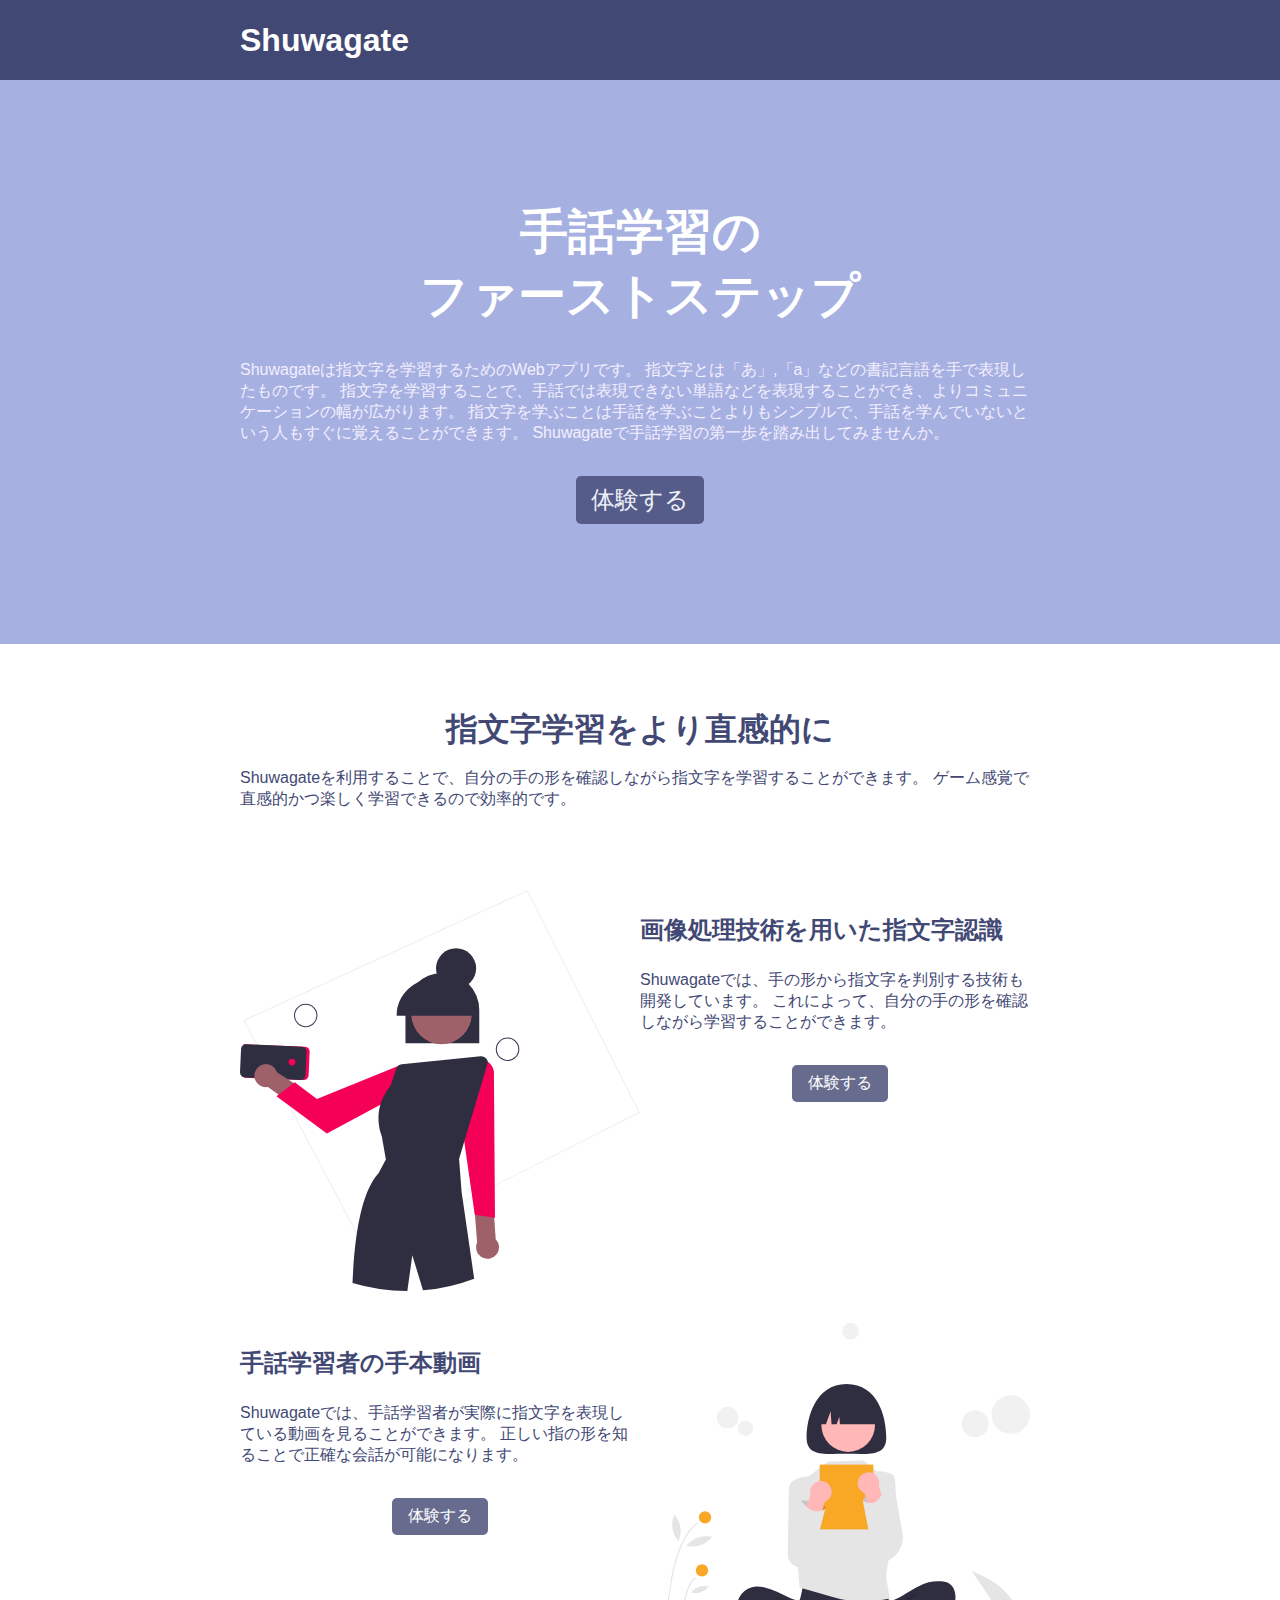
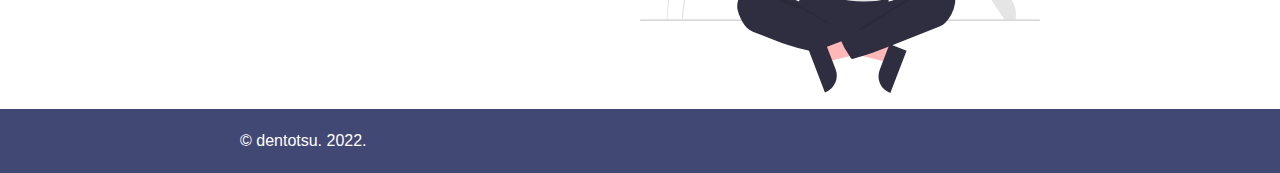
<file: src/index.html>
<html>

  <head>
    <meta charset="UTF-8">
    <title>Shuwagate | home</title>
    <link rel="stylesheet" href="css/style.css">
  </head>

  <body>
    <header>
      <div>
        <a href="index.html">Shuwagate</a>
      </div>
    </header>
    <main>
      <div id="main0">
        <h2>手話学習の<br>ファーストステップ</h2>
        <p>
          Shuwagateは指文字を学習するためのWebアプリです。
          指文字とは「あ」,「a」などの書記言語を手で表現したものです。
          指文字を学習することで、手話では表現できない単語などを表現することができ、よりコミュニケーションの幅が広がります。
          指文字を学ぶことは手話を学ぶことよりもシンプルで、手話を学んでいないという人もすぐに覚えることができます。
          Shuwagateで手話学習の第一歩を踏み出してみませんか。
        </p>
        <a href="#main1">体験する</a>
      </div>
      <div id="main1">
        <h2>指文字学習をより直感的に</h2>
        <p>
          Shuwagateを利用することで、自分の手の形を確認しながら指文字を学習することができます。
          ゲーム感覚で直感的かつ楽しく学習できるので効率的です。
        </p>
      </div>
      <div id="main2">
        <img src="../img/speaking.svg" width="400px">
        <div>
          <h3>画像処理技術を用いた指文字認識</h3>
          <p>
            Shuwagateでは、手の形から指文字を判別する技術も開発しています。
            これによって、自分の手の形を確認しながら学習することができます。
          </p>
          <a href="speaking.html?level=1">体験する</a>
        </div>
      </div>
      <div id="main3">
        <div>
          <h3>手話学習者の手本動画</h3>
          <p>
            Shuwagateでは、手話学習者が実際に指文字を表現している動画を見ることができます。
            正しい指の形を知ることで正確な会話が可能になります。
          </p>
          <a href="reading.html?level=1">体験する</a>
        </div>
        <img src="../img/reading.svg" width="400px">
      </div>
    </main>
    <footer>
      <div>
        <p>© dentotsu. 2022.</p>
      </div>
    </footer>
  </body>

</html>
</file>
<file: src/css/style.css>
body {
    display: flex;
    flex-direction: column;
	font-family: Arial, Helvetica, sans-serif;
    margin: 0 auto;
    min-height: 100vh;
}

header {
	background-color: #424874;
    display: flex;
    height: 80px;
}

header div {
    margin: auto;
    width: 800px;
}

header a {
    color: #FFFFFF;
    font-size: 32px;
    font-weight: bold;
    text-decoration: none;
}

main {
    flex: 1;
}

footer {
	background-color: #424874;
    display: flex;
    height: 64px;
}

footer div {
    margin: auto;
    width: 800px;
}

footer p {
    color: #FFFFFF;
}

#main0 {
    background-color: #A6B1E1;
    padding: 120px 0;
}

#main0 h2 {
    width: 800px;
    margin: 0 auto;
    color: #FFFFFF;
    font-size: 48px;
    text-align: center;
}

#main0 p {
    width: 800px;
    margin: 32px auto 0 auto;
    color: #F4EEFF;
}

#main0 a {
    opacity: 0.8;
    display: block;
    background-color: #424874;
    border-radius: 5px;
    width: 128px;
    padding: 8px 0;
    margin: 32px auto 0 auto;
    color: #FFFFFF;
    font-size: 24px;
    text-align: center;
    text-decoration: none;
}

#main0 a:hover {
    opacity: 1.0;
}

#main1 {
    padding: 64px 0;
}

#main1 h2 {
    width: 800px;
    margin: 0 auto;
    color: #424874;
    font-size: 32px;
    text-align: center;
}

#main1 p {
    width: 800px;
    margin: 16px auto 0 auto;
    color: #424874;
}

#main2 {
    display: flex;
    padding: 16px 0;
}

#main2 img {
    margin-left: auto;
}

#main2 div {
    width: 400px;
    margin-right: auto;
}

#main2 h3 {
    color: #424874;
    font-size: 24px;
}

#main2 p {
    color: #424874;
}

#main2 a {
    opacity: 0.8;
    display: block;
    background-color: #424874;
    border-radius: 5px;
    width: 96px;
    padding: 8px 0;
    margin: 32px auto 0 auto;
    color: #FFFFFF;
    font-size: 16px;
    text-align: center;
    text-decoration: none;
}

#main2 a:hover {
    opacity: 1.0;
}

#main3 {
    display: flex;
    padding: 16px 0;
}

#main3 img {
    margin-right: auto;
}

#main3 div {
    width: 400px;
    margin-left: auto;
}

#main3 h3 {
    color: #424874;
    font-size: 24px;
}

#main3 p {
    color: #424874;
}

#main3 a {
    opacity: 0.8;
    display: block;
    background-color: #424874;
    border-radius: 5px;
    width: 96px;
    padding: 8px 0;
    margin: 32px auto 0 auto;
    color: #FFFFFF;
    font-size: 16px;
    text-align: center;
    text-decoration: none;
}

#main3 a:hover {
    opacity: 1.0;
}

#modal {
	display: none;
}

#modal-close {
    position: absolute;
	z-index: 100;
	background: #000000;
    height: 100vh;
    opacity: 0.8;
	width: 100%;
}

#modal img {
    left: 50%;
    position: absolute;
	transform: translate(-50%,-50%);
    top: 50%;
	z-index: 100;
    background-color: #FFFFFF;
	border-radius: 5px;
	height: 600px;
}

#main16 {
     padding: 32px 0;
}

.video-wrapper {
	position: relative;
	margin: 0 auto;
	width: 800px;
}

#window0 {

}

#window1 {
    display: none;
}

#window2 {
    display: none;
}

#start {
    bottom: 32px;
    left: 50%;
	position: absolute;
	transform: translate(-50%, -50%);
	z-index: 2;
    background-color: #424874;
    border-radius: 5px;
	color: #FFFFFF;
	cursor: pointer;
	font-size: 24px;
    margin: 0;
    opacity: 0.8;
    padding: 8px 0;
    text-align: center;
    width: 128px;
}

#start:hover {
    opacity: 1;
}

#status {
	left: 50%;
	position: absolute;
	transform: translate(-50%, -50%);
    top: 50%;
	z-index: 2;
	color: #FFFFFF;
	font-size: 32px;
    margin: 0;
    text-align: center;
    width: 800px;
}

#question {
	left: 50%;
	position: absolute;
	top: 0%;
	transform: translate(-50%, 0%);
	z-index: 2;
	background-color: rgb(255, 255, 255, 0.9);
	font-size: 64px;
	font-weight: bold;
    margin: 0;
	padding: 0 32px;
	text-align: center;
	-webkit-text-stroke: 3px #000000;
}

#console {
	left: 8px;
	position: absolute;
	top: 32px;
	z-index: 2;
    font-weight: bold;
    margin: 0;
}

#hint {
    position: absolute;
    right: 16px;
    top: 16px;
    z-index: 2;
	cursor: pointer;
    font-size: 24px;
    font-weight: bold;
    margin: 0;
}

#canvas {
	position: absolute;
	z-index: 1;
}

#video-speaking {
	transform: scale(-1, 1);
	background-color: #A6B1E1;
    border-radius: 5px;
    height: 600px;
    width: 800px;
}

#canvas-check {
    background-color: #DCD6F7;
    display: block;
    margin: 0 auto;
    height: 100px;
    width: 100px;
}

#main32 {
    padding: 32px 0;
}

#video-reading {
    background-color: #A6B1E1;
    border-radius: 5px;
    height: 600px;
    width: 800px;
}

#Input-wrapper {
	bottom: 64px;
	left: 50%;
	z-index: 1;
	position: absolute;
	transform: translate(-50%, 0%);
    display: flex;
}

#textInput {
	background-color: #FFFFFF;
	border: none;
	font-size: 32px;
	font-weight: bold;
    opacity: 0.9;
	outline: none;
	padding: 5px;
	width: 400px;
}

#textInput:hover {
	opacity: 1.0;
}

#buttonInput {
	background-color: #FFFFFF;
	border: none;
	cursor: pointer;
	font-size: 32px;
	font-weight: bold;
	margin-left: 5px;
	outline: none;
    opacity: 0.9;
	padding: 5px;
	width: 100px;
}

#buttonInput:hover {
	opacity: 1.0;
}
</file>
